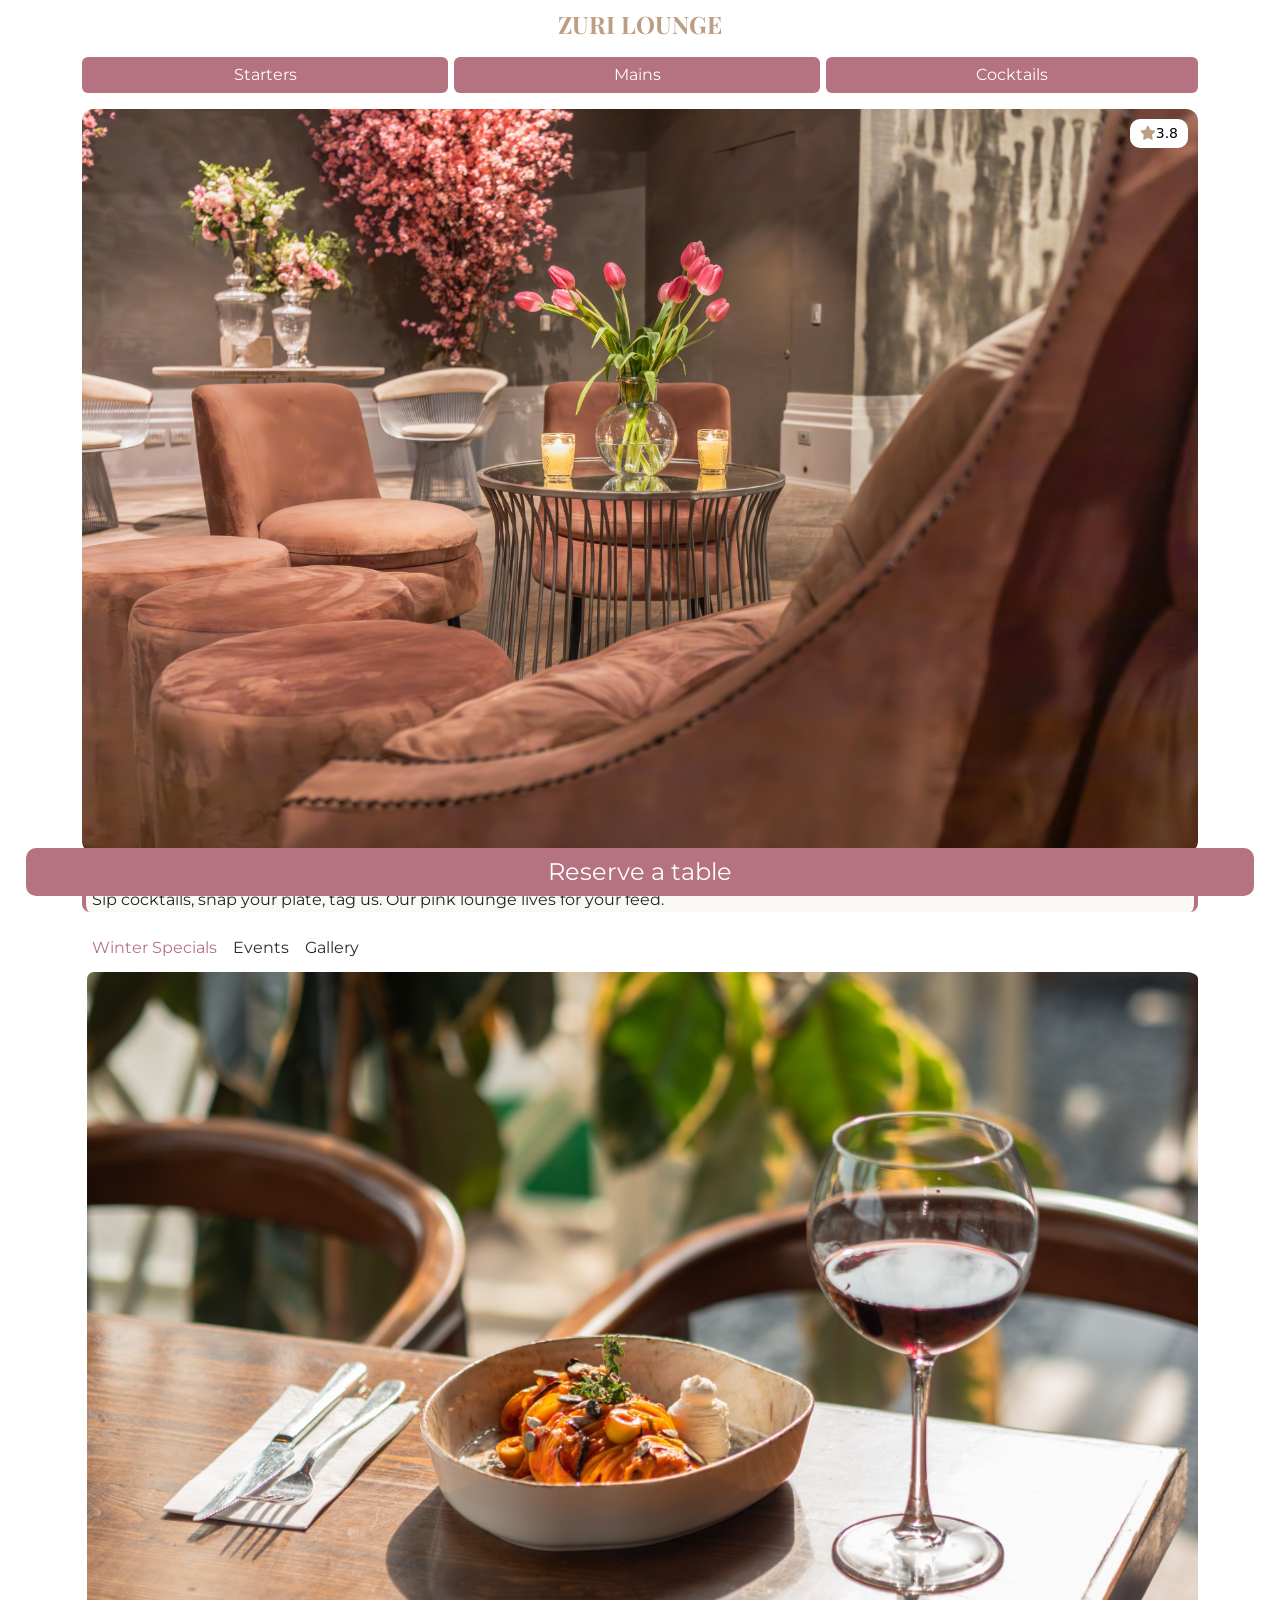
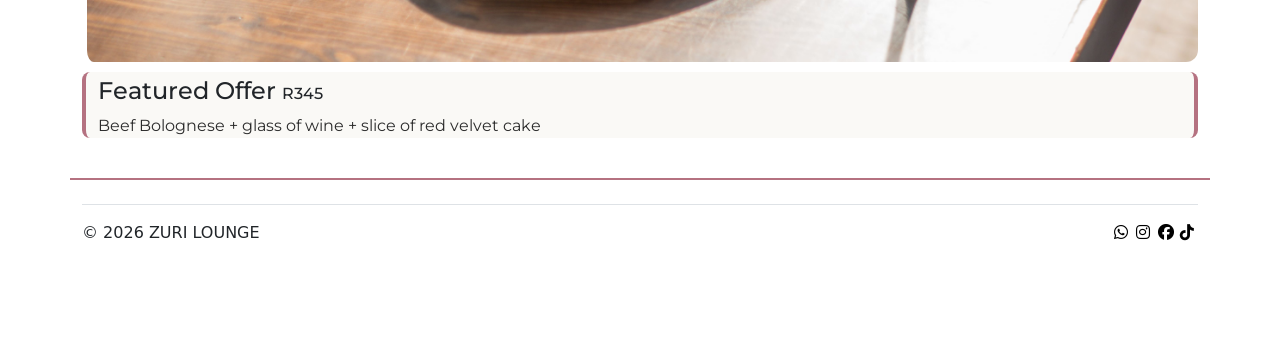
<file: index.html>
<!doctype html>
<html lang="en">
  <head>
    <meta charset="utf-8">
    <meta name="viewport" content="width=device-width, initial-scale=1">
    <title>Zuri Lounge</title>
    
    <link href="https://cdn.jsdelivr.net/npm/bootstrap@5.3.8/dist/css/bootstrap.min.css" rel="stylesheet" integrity="sha384-sRIl4kxILFvY47J16cr9ZwB07vP4J8+LH7qKQnuqkuIAvNWLzeN8tE5YBujZqJLB" crossorigin="anonymous">
    <link href="https://cdn.jsdelivr.net/npm/bootstrap@5.3.8/dist/css/bootstrap.min.css">
    <link rel="stylesheet" href="https://cdnjs.cloudflare.com/ajax/libs/font-awesome/6.5.0/css/all.min.css">
    <link rel="preconnect" href="https://fonts.googleapis.com">
    <link rel="preconnect" href="https://fonts.gstatic.com" crossorigin>
    <link href="https://fonts.googleapis.com/css2?family=Inter:wght@300;400;500;600;700&display=swap" rel="stylesheet">
    <link href="https://fonts.googleapis.com/css2?family=Playfair+Display:wght@400;500;600&family=Inter:wght@300;400;500&display=swap" rel="stylesheet">
    <link rel="preconnect" href="https://fonts.googleapis.com">
<link rel="preconnect" href="https://fonts.gstatic.com" crossorigin>
<link href="https://fonts.googleapis.com/css2?family=DM+Sans:ital,opsz,wght@0,9..40,100..1000;1,9..40,100..1000&family=Montserrat:ital,wght@0,100..900;1,100..900&display=swap" rel="stylesheet">
<link rel="stylesheet" href="style.css"/>
  </head>

  <body>
    <div class="conatainer">
      <h4 class="restaurant-name">ZURI LOUNGE</i></h4>
    <div class="container mb-3" id="categories">
        <!-- Content here -->
         
    <!-- Button trigger modal Starters-->
<button type="button" class="btn btn-primary" id="starters" data-bs-toggle="modal" data-bs-target="#startersmodal">
    Starters
  </button>
  
  <!-- Modal -->
  <div class="modal fade" id="startersmodal" data-bs-backdrop="static" data-bs-keyboard="false" tabindex="-1" aria-labelledby="startersmodelLabel" aria-hidden="true">
    <div class="modal-dialog">
      <div class="modal-content">
        <div class="modal-header">
          <h1 class="modal-title fs-5" id="staticBackdropLabel">Starters</h1>
          <button type="button" class="btn-close" data-bs-dismiss="modal" aria-label="Close"></button>
        </div>
        <div class="modal-body">
            <h6>Fat Greek Flatbread <span>R90</span></h6>
            <p>Flatbread, melted halloumi, tzatziki, red onion, tomato, olives</p>
            <h6>Chicken Wings<span>R85</span></h6>
            <p>Sticky | Southern fried | Crunchy peri-peri</p>
            <h6>Chicken Livers <span>R75</span></h6>
            <p>Served with a slice of toasted ciabatta</p>
            <h6>Calamari <span>R115</span></h6>
            <p>Grilled | Fried, seasoned with garlic</p>
            <h6>Vegan Samosas with lentils<span>R105</span></h6>
            <p>Spiced lentils, onion, spinach in pastry</p>
            <h6>Soup of the day <span>R95</span></h6>
            <p>Served with a slice of toasted ciabatta</p>
            <h6>Beef Carpaccio <span>R90</span></h6>
            <p>Matured chalmar beef sirloin, radish, spring onions</p>
        </div>
        <div class="modal-footer">
          <p>A 12% service charge  will be added for groups of 8+ guests.</p>
        </div>
      </div>
    </div>
  </div>

  <!-- Button trigger modal Mains -->
<button type="button" class="btn btn-primary" id="mains" data-bs-toggle="modal" data-bs-target="#mainsmodal">
    Mains
  </button>
  
  <!-- Modal -->
  <div class="modal fade" id="mainsmodal" data-bs-backdrop="static" data-bs-keyboard="false" tabindex="-1" aria-labelledby="mainsmodalLabel" aria-hidden="true">
    <div class="modal-dialog">
      <div class="modal-content">
        <div class="modal-header">
          <h1 class="modal-title fs-5" id="staticBackdropLabel">Main Courses</h1>
          <button type="button" class="btn-close" data-bs-dismiss="modal" aria-label="Close"></button>
        </div>
        <div class="modal-body">
            <h5>pasta vibes</h5>
            <h6>Prawn Linguine <span>R225</span></h6>
            <p>Pan-fried prawns,parmesan cream and basil</p>
            <h6>Chicken and Broccoli<span>R175</span></h6>
            <p>Parmesan cream topped with parmesan shavigs</p>
            <h6>Beef Bolognese <span>R195</span></h6>
            <p>Beef strips, tomato sauce, herbs</p>
            <h6>Chicken Alfredo<span>R165</span></h6>
            <p>Parmesan cream sauce</p>
            <h6>Spaghetti Carbonara<span>R185</span></h6>
            <p>Creamy Roman style pasta made with crispy bacon, egg yolk, parmesan cheese</p>
            <h6>Creamy Mushroom Pasta<span>R165</span></h6>
            <p>Sauteed mushrooms, blended into a rich garlic cream sauce</p>
            <!--Pizzas-->
            <h5>classic pizzas</h5>
            <h6>Margherita<span>R170</span></h6>
            <p>Tomato sauce, mozzarella, fresh basil</p>
            <h6>Chicken & Mushroom<span>R145</span></h6>
            <p>Tomato base layered with tender chicken pieces</p>
            <h6>Spicy Beef  <span>R155</span></h6>
            <p>Spiced beef mince with jalapeno, onions, melted mozzarella</p>
            <h6>Vegan Veggie Supreme<span>R135</span></h6>
            <p>Mushrooms, olives,sweetcorn on a tomato base with vegan cheese</p>
        </div>
        <div class="modal-footer">
            <p>A 12% service charge  will be added for groups of 8+ guests.</p>
        </div>
      </div>
    </div>
  </div>

  <!-- Button trigger modal Drinks -->
<button type="button" class="btn btn-primary" id="drinks" data-bs-toggle="modal" data-bs-target="#drinksmodal">
    Cocktails
  </button>
  <!-- Modal -->
  <div class="modal fade" id="drinksmodal" data-bs-backdrop="static" data-bs-keyboard="false" tabindex="-1" aria-labelledby="drinksmodalLabel" aria-hidden="true">
    <div class="modal-dialog">
      <div class="modal-content">
        <div class="modal-header">
          <h1 class="modal-title fs-5" id="staticBackdropLabel">Cocktails</h1>
          <button type="button" class="btn-close" data-bs-dismiss="modal" aria-label="Close"></button>
        </div>
        <div class="modal-body">
            <h6>Strawberry Daiquiri <span>R95</span></h6>
            <P>White rum, lime juice, fresh strawberries</P>
            <h6>Mojito <span>R95</span></h6>
            <p>Fresh mint leaves, lime juice, white rum, light sugar syrup</p>
            <h6>Pina Colada <span>R90</span></h6>
            <p>Pineapple juice, coconut cream, creamy tropical blend</p>
            <h6>Clover Club<span><Ri:a></Ri:a>R110</span></h6>
            <p>Gin, lemon juice, raspberrry syrup,egg white</p>
            <h6>Margarita <span>R85</span></h6>
            <p>Tequila, tripple sec, sharp citrus flavour, lime juice</p>
            <h6>Barcadi Long Island <span>R90</span></h6>
            <p>Cocktail classic, five white spirits, cola</p> 
            <h6>Cosmopolitan <span>R85</span></h6>
            <p>Absolut citron, tripple sec, lime , cranberry juice</p>
            <h6>Bloody Mary<span>R75</span></h6>
            <p>Kettle one vodka, tomato cocktail, house mary mix</p>
        </div>
        <div class="modal-footer">
            <p>A 12% service charge  will be added for groups of 8+ guests.</p>
        </div>
      </div>
    </div>
  </div>

      </div>

  <div class="container">
    <div class="card">
        <img src="Pink-lounge.jpg" class="img-fluid" alt="...">
        <span class="ratings"><i class="fa-solid fa-star"></i>3.8</span>
    </div>
    <div class="container-icon">
        <div class="status">
            <span id="statusDot" class="dot"></span>
            <span id="statusText">Checking...</span>
          </div>
          
    </div>
    </div>
  <div class="container" id="subtitle">
    <p>Sip cocktails, snap your plate, tag us. Our pink lounge lives for your feed.</p></div>
  
  <div class="container">
   <div class="new-added-tabs">
    <nav>
      <div class="nav nav-tabs" id="nav-tab" role="tablist">
        <button class="nav-link active" id="nav-home-tab" data-bs-toggle="tab" data-bs-target="#nav-home" type="button" role="tab" aria-controls="nav-home" aria-selected="true">Winter Specials</button>
        <button class="nav-link" id="nav-profile-tab" data-bs-toggle="tab" data-bs-target="#nav-profile" type="button" role="tab" aria-controls="nav-profile" aria-selected="false">Events</button>
        <button class="nav-link" id="nav-contact-tab" data-bs-toggle="tab" data-bs-target="#nav-contact" type="button" role="tab" aria-controls="nav-contact" aria-selected="false">Gallery</button>
    </nav>
    <div class="tab-content" id="nav-tabContent">
      <div class="tab-pane fade show active" id="nav-home" role="tabpanel" aria-labelledby="nav-home-tab" tabindex="0">
        <div class="specials">
          <img src="dinnerforonee.jpg" class="img-fluid" alt="special">
          <div class="container" id="indulgence">
            <h4>Featured Offer <span>R345</span></h4>
          <p>Beef Bolognese + glass of wine + slice of red velvet cake</p>
          </div>
        </div>
      </div>
      <div class="tab-pane fade" id="nav-profile" role="tabpanel" aria-labelledby="nav-profile-tab" tabindex="0">
        <img src="music.webp" class="img-fluid" alt="DJ"> <br>
        <div class="event">
          <h4>Evening escapes</h4>
          <p>16 June 2026 6PM - 10PM<br>
          One ticket for two guests - includes One Pizza + Two cocktails. Buy <a href="https://www.quicket.co.za/sell-tickets?gad_source=1&gad_campaignid=23155851726&gbraid=0AAAAADO11JUs92HnPSUvCrmw0RgzVMxid&gclid=CjwKCAjwxITRBhBYEiwA6mZm7Q6RtTCMld7Kk2SqUB-RUn8DezIfaHwmxQG-rVx61dH5wLpZvQnlURoC2DQQAvD_BwE">here</a></p>
        </div>
        </div></div> <br>

      <div class="tab-pane fade" id="nav-contact" role="tabpanel" aria-labelledby="nav-contact-tab" tabindex="0">
        <div class="container-fluid px-0 py-2">
                
          <div class="row g-1">
            <!-- Row 1: 2P + 1L -->
            <div class="col-6 col-md-4">
              <img src="cocktail-one.jpg" class="img-fluid rounded gallery-img" id="first-img" alt="">
            </div>
            <div class="col-6 col-md-4">
              <img src="cocktail-nine.jpg" class="img-fluid rounded gallery-img" id="first-img" alt="">
            </div>
            <div class="col-12 col-md-4">
              <img src="johann-trasch-h7E770rhzrU-unsplash.jpg" class="img-fluid rounded gallery-img gallery-landscape" alt="">
            </div>
        
            <!-- Row 2: 2P + 1L -->
            <div class="col-6 col-md-4">
              <img src="pizza (1).jpg" class="img-fluid rounded gallery-portrait" alt="">
            </div>
            <div class="col-6 col-md-4">
              <img src="svitlana-BBeJirLmdrI-unsplash.jpg" class="img-fluid rounded gallery-portrait" alt="">
            </div>
            <div class="col-12 col-md-4">
              <img src="dinnerforonee.jpg" class="img-fluid rounded gallery-img gallery-landscape" alt="">
            </div>
            <!-- Row 3: 2P + 1L -->
            <div class="col-6 col-md-4">
              <img src="cocktail-ten.jpg" class="img-fluid rounded gallery-portrait" alt="">
            </div>
            <div class="col-6 col-md-4">
              <img src="aleksey-cherenkevich-i1yNn8fdd1c-unsplash.jpg" class="img-fluid rounded gallery-portrait" alt="">
            </div>
            <div class="col-12 col-md-4">
              <img src="Pink-lounge.jpg" class="img-fluid rounded gallery-img gallery-landscape" alt="">
            </div>
          </div>
        </div>
    </div>
      </div>
    </div>
   </div>
  </div>
  <div class="b-example-divider"></div> 
  <div class="container" id="footer"> 
    <footer class="d-flex flex-wrap justify-content-between align-items-center py-3 my-4 border-top"> 
        <div class="col-md-4 d-flex align-items-center"> 
           &copy; 2026 ZURI LOUNGE</span> 
            </div> <ul class="nav col-md-4 justify-content-end list-unstyled d-flex">
              
                <li class="ms-1">
                  <a href=""><i class="fa-brands fa-whatsapp"></i></a>
                  <li class="ms-1">
                    <a href=""><i class="fa-brands fa-instagram"></i></a>
                    <li class="ms-1">
                      <a href=""><i class="fa-brands fa-facebook"></i></a>
                      <li class="ms-1">
                        <a href=""><i class="fa-brands fa-tiktok"></i></a>
</li> </ul> </footer> </div> 

  <!--Book a table-->
   <div class="fixed-bottom p-1">
    <!-- Button trigger modal -->
<button type="button" id="book-table" class="btn btn-primary w-100 py-2px-3 fs-4" data-bs-toggle="modal" data-bs-target="#staticBackdrop">
    Reserve a table
  </button>
  </div>
  
  <!-- Modal -->
  <div class="modal fade" id="staticBackdrop" data-bs-backdrop="static" data-bs-keyboard="false" tabindex="-1" aria-labelledby="staticBackdropLabel" aria-hidden="true">
    <div class="modal-dialog">
      <div class="modal-content">
        <div class="modal-header">
          <h1 class="modal-title fs-5" id="staticBackdropLabel">Table Reservation</h1>
          <button type="button" class="btn-close" data-bs-dismiss="modal" aria-label="Close"></button>
        </div>
        <div class="modal-body">
            <form>
            <div class="mb-1">
                <div class="mb-1">
                    <input type="text" id="name" class="form-control" id="name" name="name" placeholder="Enter Name" required>
                </div>
                <input type="date" class="form-control" value="2026-06-30"></div>
                <div class="mb-1">
                    <select class="form-select">
                        <option>12:00</option>
                        <option>12:30</option>
                        <option>13:00</option>
                        <option>13:30</option>
                        <option>14:00</option>
                        <option>14:30</option>
                        <option>15:00</option>
                        <option>15:30</option>
                        <option>16:00</option>
                        <option>16:30</option>
                        <option>17:00</option>
                        <option>17:30</option>
                        <option>18:00</option>
                    </select>
                </div>
                <div class="mb-1">
                    <select class="form-select">
                        <option>Number of guests</option>
                        <option>1</option>
                        <option>2</option>
                        <option>3</option>
                        <option>4</option>
                        <option>5</option>
                        <option>6</option>
                        <option>7</option>
                        <option>8+</option>
                    </select>
                </div>
                <div class="mb-1">
                    <select class="form-select">
                        <option>Occasion</option>
                        <option>Birthday</option>
                        <option>Anniversary</option>
                        <option>Date night</option>
                        <option>Other</option>
                    </select>
                    
                </div>
                <div class="mb-1">
                    <select class="form-select">
                        <option>Seating preference</option>
                        <option>Indoor</option>
                        <option>Outdoor</option>
                        <option>No preference</option>
                    </select>
                </div>
                    
                    <button class="submit">Submit</button>
                </div>

            </form>
        </div>
        <div class="modal-footer">
            
        </div>
      </div>
    </div>
  </div>
   </div>
   <script src="script.js"></script>
    <script src="https://cdn.jsdelivr.net/npm/bootstrap@5.3.8/dist/js/bootstrap.bundle.min.js" integrity="sha384-FKyoEForCGlyvwx9Hj09JcYn3nv7wiPVlz7YYwJrWVcXK/BmnVDxM+D2scQbITxI" crossorigin="anonymous"></script>
    <script src="https://cdn.jsdelivr.net/npm/@popperjs/core@2.11.8/dist/umd/popper.min.js" integrity="sha384-I7E8VVD/ismYTF4hNIPjVp/Zjvgyol6VFvRkX/vR+Vc4jQkC+hVqc2pM8ODewa9r" crossorigin="anonymous"></script>
<script src="https://cdn.jsdelivr.net/npm/bootstrap@5.3.8/dist/js/bootstrap.min.js" integrity="sha384-G/EV+4j2dNv+tEPo3++6LCgdCROaejBqfUeNjuKAiuXbjrxilcCdDz6ZAVfHWe1Y" crossorigin="anonymous"></script>
  </body>
</html>
</file>
<file: style.css>
html{
    scroll-padding-bottom: 70px; /*for text to scroll up till above the button*/

}
body{
    padding-bottom: 70px;
}

#categories{
   display: flex;
    gap:6px;
    font-family: 'Montserrat',sans-serif !important;
}
#categories #starters{
    flex: 1;
    padding-left: 0;
    padding-right: 0;
}
#categories #mains{
    flex:1;
    padding-left: 0;
    padding-right: 0;
}
#categories #desserts{
    flex:1;
    padding-left: 0;
    padding-right: 0;
}#categories #drinks{
    flex:1;
    padding-left: 3px;
    padding-right: 3px;
}
.restaurant-name{
    text-align: center;
    padding: 10px;
    font-family: 'Playfair Display', serif;
    color: #bc9e82;
    font-weight: 700;
}

body{
   /*font-family:'Inter', sans-serif*/
    }
    .modal-body{
        background-color: #fcfcfc;
    }
body.modal-open #book-table{
  backdrop-filter: none !important;
  -webkit-backdrop-filter: none !important;
}
.modal-title{
    font-family: 'Montserrat',sans-serif;
    letter-spacing: 0.1rem;
    font-weight: 600;
}
.modal h6{
    font-family: 'Montserrat',sans-serif;
    font-size: 16px;
    display: flex;
    justify-content: space-between;
    align-items: center;
    line-height: 1.2;
    font-weight:600 !important;
    align-items: baseline;
    font-family: 'Montserrat',sans-serif;
    letter-spacing: 0.1rem;

}
.modal p{
    color: #2b2b2b;
}
.modal span{
    font-weight: 600;
    color: #B57281;
}

.container img{
    border-radius: 12px;
}
.modal-body h6{
    font-family: 'Montserrat',sans-serif;
    color: #B57281;
}
.modal-header{
    border-bottom: 1px solid  #B57281 !important;
    position: sticky;
    top:0;
    z-index: 2055;
    background: #B57281;
    color: white;
    backdrop-filter: none !important;
    -webkit-backdrop-filter: none !important;
}
#popular-dishes p{
    font-weight: 500;
    font-family: 'Montserrat',sans-serif;
}
#subtitle{
    padding-top: 12px;
}
#subtitle p{
    font-family: 'Montserrat', sans-serif;
}
.container-icon{
    display: flex;
}
.container-icon p{
    margin-left: 5px;
}
button{
    background-color: #B57281 !important;
    border: none !important;
}
.modal-header{
    
       border-bottom: 2px solid #B57281 !important;
        color:white;
        font-family: 'Montserrat', sans-serif;
        text-transform: uppercase !important;

    }
#book-table{
   /* width: 100%;
    position: fixed;
    bottom: 20px !important;
    left: 0 !important;
    right: 0 !important;
    z-index: 9999;
    box-sizing: border-box !important;
    padding: 14px 0;
    text-align: center !important;
    transform: none !important;
    background-color: #2e7d32 !important;
    color: white !important;
    opacity: 1 !important;
    backdrop-filter: none !important;
    -webkit-backdrop-filter: none !important;
    filter: none !important;
    isolation: isolate;
    border-radius:15px;*/
}
.fixed-bottom{
    font-size: 26px !important;
    font-family: 'Montserrat', sans-serif;
  
   backdrop-filter: none !important;
    -webkit-backdrop-filter:none !important;
    isolation: isolate;
    left:22px;
    right:22px;
    width:auto;
}

#book-table{
    backdrop-filter: none !important;
    -webkit-backdrop-filter: none !important;
    border-radius: 10px;
   
}
#subtitle p{
    background-color: #faf9f6;
    border-radius: 8px;
    border-left: 4px solid #B57281;
    border-right: 4px solid #B57281;
    padding-left: 6px;
}
#pizza{
    border-radius: 6px;
    border: none !important;
    
}
#pizza p{
    font-family: 'Montserrat', sans-serif;
}
#pasta{
    border-radius: 6px;
    border: none !important;
    
}
#pasta p{
    font-family: 'Montserrat', sans-serif;
}
.card{
    position: relative;
    border: none !important;
}
.ratings{
    position: absolute;
    top:10px;
    right: 10px;
    padding: 4px 10px;
    font-size: 14px;
    border-radius: 10px;
    color: black;
    background-color: white;
    -webkit-backdrop-filter: blur(14px);
    box-shadow: 0 4px 15px rgba(0, 0, 0, 0,2);

}
i{
    color:#bc9e82;;
}
.submit{
    width: 100%;
    border-radius: 8px;
    color: white;
    padding: 5px;
}

.modal-footer{
    border-top: 2.8px solid #B57281 !important;
}

.status {
    display: flex;
    align-items: center;
    font-family:'Montserrat',sans-serif;
    font-size: 12px;
    gap: 10px;
    padding-left: 5px;
  }
  
  /* dot base */
  .dot {
    width: 8px;
    height: 8px;
    border-radius: 50%;
  }
  
  /* OPEN (green pulse) */
  .open {
    background: #28a745;
    animation: pulseGreen 1.2s infinite;
  }
  
  /* CLOSED (red pulse) */
  .closed {
    background: #dc3545;
    animation: pulseRed 1.2s infinite;
  }
  
  /* animations */
  @keyframes pulseGreen {
    0% { box-shadow: 0 0 0 0 rgba(40, 167, 69, 0.5); }
    70% { box-shadow: 0 0 0 12px rgba(40, 167, 69, 0); }
    100% { box-shadow: 0 0 0 0 rgba(40, 167, 69, 0); }
  }
  
  @keyframes pulseRed {
    0% { box-shadow: 0 0 0 0 rgba(220, 53, 69, 0.5); }
    70% { box-shadow: 0 0 0 12px rgba(220, 53, 69, 0); }
    100% { box-shadow: 0 0 0 0 rgba(220, 53, 69, 0); }
  }
 h5{
  position: relative;
  display: relative;
  display: inline-block;
  margin-bottom: 22px !important;
  font-family:'Montserrat',sans-serif;
  color: #2b2b2b !important;
  letter-spacing: 0.1rem;
 
 }
 h5::after{
    content: "";
    position: absolute;
    left: 50%;
    transform: translateX(-50%);
    bottom: -4px;
    width: 60px;
    height: 2px;
    background-color: #d9cfc5;
 }
 footer i{
    color: black;
    width: 18px;
 }
 #staticBackdrop{
   
    --bs-backdrop-filter:none !important

 }
 body:has(#staticBackdrop.show) .modal-backdrop.show{
    backdrop-filter:none !important;
    -webkit-backdrop-filter: none !important;
 }
 
 #footer{
    border-top: 2px solid #B57281;
 }
 .container a{
    color:#B57281;
    text-decoration: none;
 }
 #subtitle span{
    color: #B57281;
 }
 
.gallery-portrait {
    object-fit: cover;
    width: 100%;
    
    border-radius: 22px !important;
  }
  
  .gallery-landscape {
    aspect-ratio: 16/9;
    width: 100%;
    object-fit: cover;
    border-radius: 22px !important;
  }

#first-img{
    border-radius: 22px !important;
}
  
  @media (min-width: 768px) {
    .gallery-portrait { height: 200px; } /* desktop portraits */
    .gallery-landscape { height: 200px; } /* desktop landscape, spans 2 cols */
  }

.new-added-tabs button{
    background: transparent !important;
    border-bottom: 2px solid #2b2b2b;
    box-shadow: none;
    color:#2b2b2b;
    border: none;
    font-family:'Montserrat',sans-serif;
  
}
.new-added-tabs button.active{
    color: #B57281;
    background: transparent;
    font-family:'Montserrat',sans-serif;
}
.new-added-tabs .nav-link.active{
    color: #B57281;
    background: transparent;
    font-family:'Montserrat',sans-serif;
   
}
.new-added-tabs .nav-tabs{
    justify-content: flex-start;
    flex-wrap: nowrap;
    overflow-x: auto;
    -webkit-overflow-scrolling:touch;
    padding-left: 0;
    margin-left: 0;
    scrollbar-width: none;
    -ms-text-overflow: none;
    padding-left: 10px;
}
.new-added-tabs .nav-tabs::-wekbkit-scrollbar{
    display: none;
}
.new-added-tabs .nav-link{
    flex-shrink: 0;
    white-space: nowrap;
    padding-left: 0;
    padding-right: 16px;
}
#nav-tabContent img{
    padding-top: 5px;
}
.nav-tabs{
    border-bottom: none !important;
}
.event{
    margin-top: 10px;
    background-color: #faf9f6;
    border-radius: 8px;
    border-left: 4px solid #B57281;
    border-right: 4px solid #B57281;
    box-shadow: 24px;
    padding-bottom: 8px;
    padding-top: 0;
    padding-bottom: 0;
   
}
.event p{
    padding-left: 6px;
    position: relative;
    color: #2b2b2b !important;
    font-family:'Montserrat',sans-serif;
   
}
.event h4{
    padding-left: 6px !important;
    font-family:'Montserrat',sans-serif;
    padding-top: 0;
}
.event a{
    color: #bc9e82;
}
.tab-content h4,p{
    font-family: 'Montserrat',sans-serif;
    padding-top: 5px;
    font-family:'Montserrat',sans-serif;
}
.tab-content p{
    color:#2b2b2b;
}
.specials img{
    padding-left: 5px;
}

.tab-content h4,
.tab-content span{
    font-family: 'Montserrat',sans-serif;
    margin-left: 0;
    padding-left: 0;
}
#indulgence{
    background-color: #faf9f6;
    border-radius: 8px;
    border-left: 4px solid #B57281; 
    border-right: 4px solid #B57281;
    margin-top: 10px;
    margin-bottom: 14px;
   
}
#indulgence p{
    padding-top: 0;
   
}
#indulgence span{
    font-size: 16px;
}
.tab-pane:not(.active){
    display: none !important;
    height: auto !important;
}
#indulgence h4{
   
    font-family:'Montserrat',sans-serif;
}
#indulgence p{
   padding-top: 0;
   font-family:'Montserrat',sans-serif;
}
</file>
